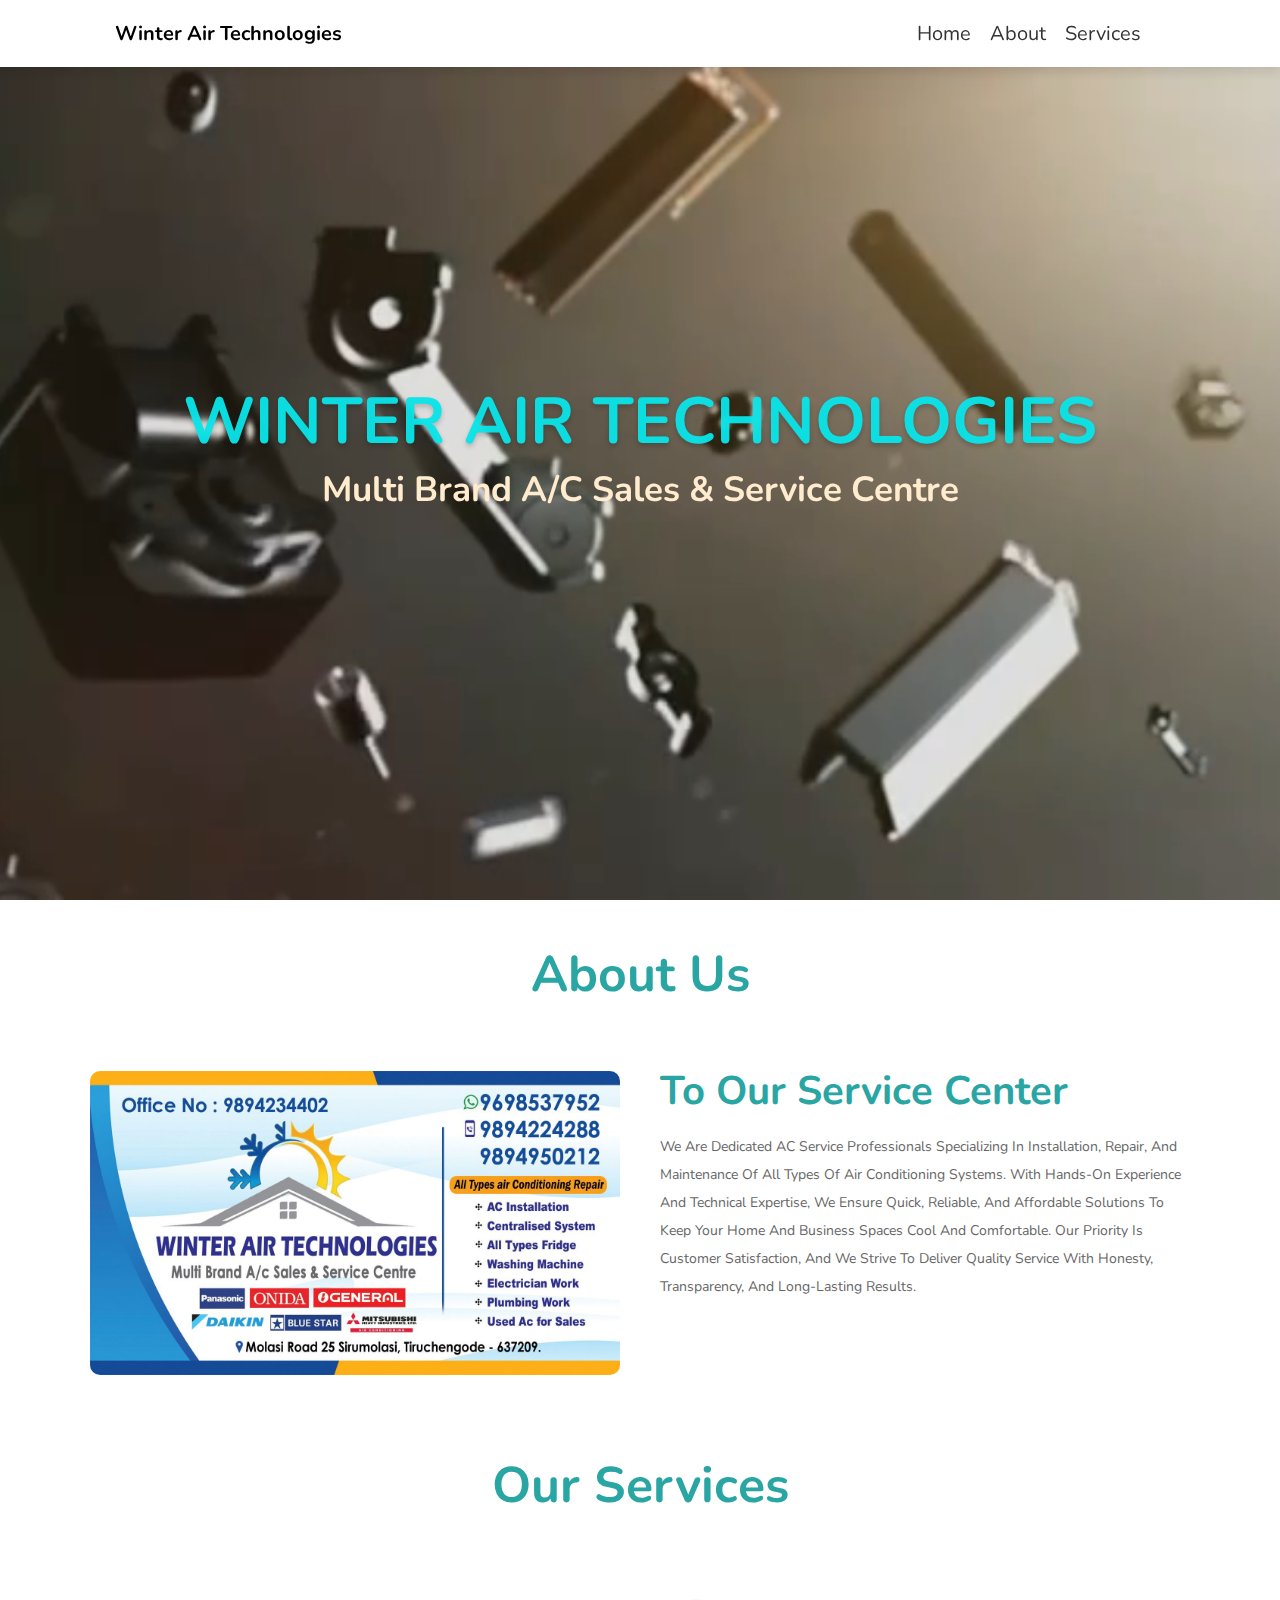
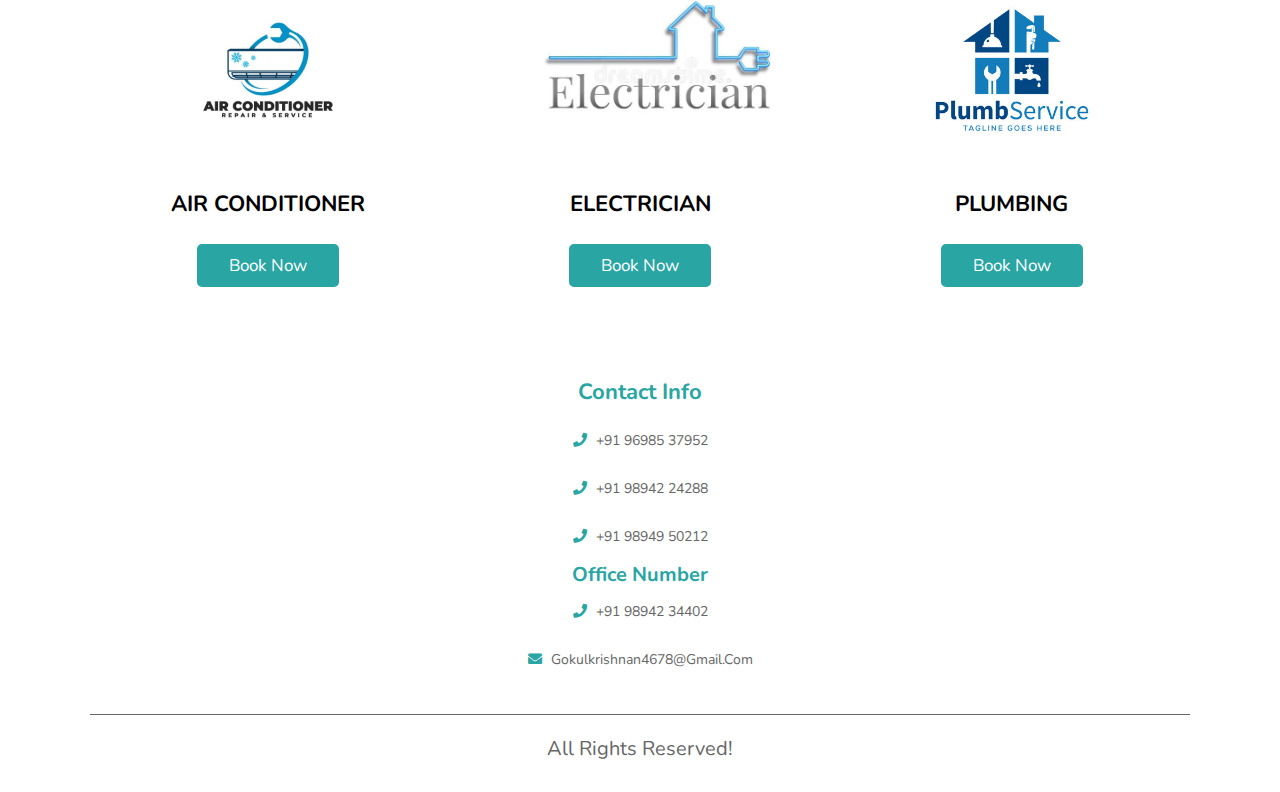
<file: index.html>
<!DOCTYPE html>
<html lang="en">
<head>
    <meta charset="UTF-8">
    <meta name="viewport" content="width=device-width, initial-scale=1.0">
    <meta name="google-site-verification" content="8Zg_e-YBWaVfsYQ407LqntIDAYMO6VIp1l7-6r_g5Yo" />
    <title>Winter Air Technologies</title>
    <!-- font awesome cdn link  -->
    <link rel="stylesheet" href="https://cdnjs.cloudflare.com/ajax/libs/font-awesome/5.15.3/css/all.min.css">
    <!-- custom css file link -->
    <link rel="stylesheet" href="style.css">
</head>
<body>
    
    <!-- header section starts -->

    <header class="header">

        <div id="menu-btn" class="fas fa-bars"></div>

        <h1>Winter Air Technologies</h1>

        <nav class="navbar">
            <div id="close-navbar" class="fas fa-times"></div>
            <a href="#home">home</a>
            <a href="#about">about</a>
            <a href="#services">services</a>
            <a href="#gallery"></a>
        </nav>

        

    </header>

    <!-- header section ends -->

    <!-- home section starts -->

    <section class="home" id="home">

        <div class="content">
            <h3 style="color: rgba(9, 228, 232, 0.957);">Winter Air Technologies</h3>
            <h1>Multi Brand A/c Sales & service Centre</h1>
    
            <p></p>
        </div>

        <div class="video-container">
            <video src="images/vd.mp4" id="video" loop autoplay muted></video>
        </div>

    </section>

    <!-- home section ends -->

    <!-- about section starts -->

    <section class="about" id="about">

        <h1 class="heading">about us</h1>

        <div class="container">

            <div class="image-container">
                <img src="images/vs.jpeg" alt="" class="image">
                <div class="">
                    <span class="control-btn" data-src="c:\Users\admin\Downloads\Travel Website\Travel Website\images\vs.jpeg"></span>
                    
                </div>
            </div>

            <div class="content">
                <span><h3 style="color: #29a5a3;"> To Our service Center</h3></span>
                <h3></h3>
                <p>We are dedicated AC service professionals specializing in installation, repair, and maintenance of all types of air
                     conditioning systems. With hands-on experience and technical expertise, we ensure quick, reliable, and affordable solutions
                      to keep your home and business spaces cool and comfortable. Our priority is customer satisfaction, and we strive to
                     deliver quality service with honesty, transparency, and long-lasting results.</p>   
            </div>

        </div>

    </section>

    <!-- about section ends -->

    <!-- services section starts -->

    <section class="services" id="services">

        <h1 class="heading">our services</h1>

        <div class="box-container">

            <div class="box">
                <img src="images/ac.jpeg" alt="">
                <h3>AIR CONDITIONER</h3>
                <p></p>
                <a href="booking.html" class="btn">Book Now</a>
            </div>

            <div class="box">
                <img src="images/el.jpeg" alt="">
                <h3>ELECTRICIAN</h3>
                <p></p>
                <a href="booking.html" class="btn">Book Now</a>
            </div>

            <div class="box">
                <img src="images/pl.jpeg" alt="">
                <h3>PLUMBING</h3>
                <p></p>
                <a href="booking.html" class="btn">Book Now</a>
            </div>

        </div>

    </section>

    <!-- services section ends -->

    <!-- footer section starts -->

    <section class="footer">

        <div class="box-container">

            <div class="box">
                  <center>
                <h3>contact info</h3>

                <a href="tel:+91 96985 37952"> <i class="fas fa-phone"></i> +91 96985 37952</a>
                <a href="tel:+91 98942 24288"> <i class="fas fa-phone"></i> +91 98942 24288</a>
                <a href="tel:+91 98949 50212"> <i class="fas fa-phone"></i> +91 98949 50212</a>
                 <h1 style="color: #29a5a3;">Office number</h1><a href="tel:+91 98942 34402"> <i class="fas fa-phone"></i> +91 98942 34402</a>
                <a href="mailto:gokulkrishnan4678@gmail.com"><i class="fas fa-envelope"></i> gokulkrishnan4678@gmail.com</a>
                </center>
            </div>


        </div>

        <div class="credit"><span></span>  all rights reserved!</div>

    </section>
    <!-- footer section ends -->
    <!-- custom js file link -->
    <script src="script.js"></script>
</body>
</html>
</file>
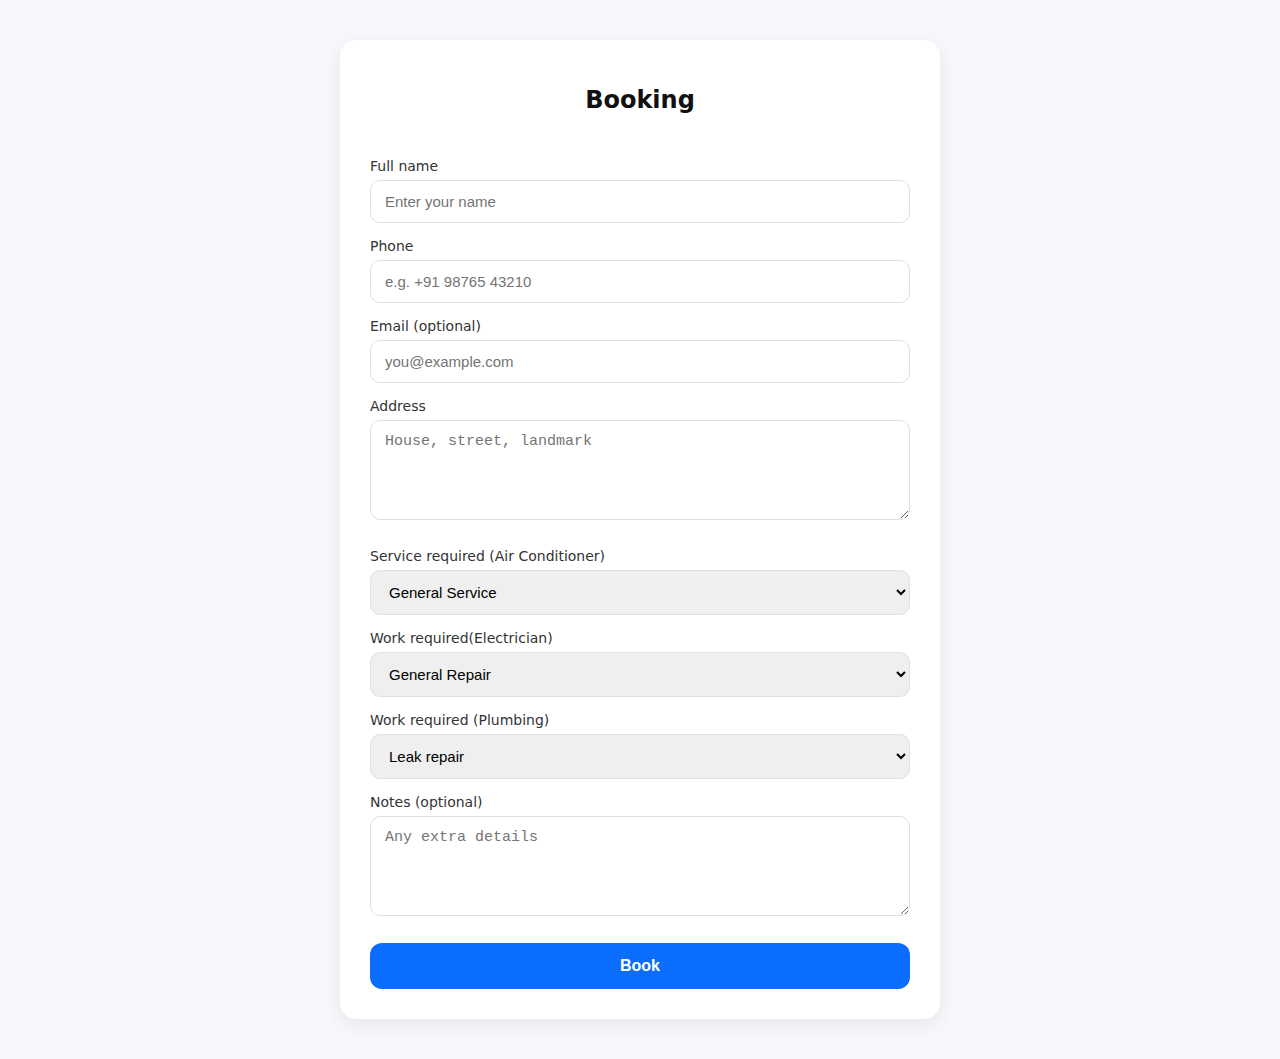
<file: booking.html>
<!doctype html>
<html lang="en">
<head>
  <meta charset="utf-8" />
  <meta name="viewport" content="width=device-width,initial-scale=1" />
  <title>AC Booking Form</title>
  <style>
    :root{--accent:#0b6dfd;--muted:#6b7280;--bg:#f7f8fb}
    *{box-sizing:border-box}
    body{font-family:Inter, ui-sans-serif, system-ui, -apple-system, 'Segoe UI', Roboto, 'Helvetica Neue', Arial; margin:0; background:var(--bg); color:#111}
    .container{max-width:600px;margin:40px auto;padding:30px;background:#fff;border-radius:16px;box-shadow:0 6px 18px rgba(13,20,30,0.08)}
    h1{text-align:center;font-size:24px;margin-bottom:20px;color:#111}
    .service-title{display:flex;align-items:center;gap:12px;margin-bottom:20px;justify-content:center}
    .service-title h2{font-size:20px;margin:0;color:#111}
    label{display:block;font-size:14px;margin-top:15px;color:#333;font-weight:500}
    input,select,textarea{width:100%;padding:12px 14px;border-radius:10px;border:1px solid #dcdfe6;margin-top:6px;font-size:15px}
    textarea{min-height:100px;resize:vertical}
    .row{display:flex;gap:16px;margin-top:10px}
    .row > *{flex:1}
    .btn{display:block;width:100%;padding:14px;border-radius:12px;border:0;background:var(--accent);color:#fff;font-weight:600;cursor:pointer;margin-top:24px;font-size:16px;transition:all .2s ease}
    .btn:hover{background:#084dca}
    .small{font-size:13px;color:var(--muted);text-align:center;margin-top:4px}
    @media (max-width: 800px) {
        .contact-inputs{
            width: 80vw;
        }
        .contact-right{
            display: none;
        }
    
        
    }
  </style>
</head>
<body>
  <div class="container">
    <h1> Booking</h1>
    <div class="service-title">
      
      <div>
        <h2></h2>
        <div class="small"></div>
      </div>
    </div>

    <form action="https://api.web3forms.com/submit" method="POST" onsubmit="handleSubmitWhatsApp(event,'AC Service')">
      <input type="hidden" name="access_key" value="5396589e-fa35-41dd-91bc-e43462820da9">
      <label>Full name<input name="name" required placeholder="Enter your name"></label>
      <label>Phone<input name="phone" required pattern="[0-9+\-() ]{7,20}" placeholder="e.g. +91 98765 43210"></label>
      <label>Email (optional)<input name="email" type="email" placeholder="you@example.com"></label>
      <label>Address<textarea name="address" required placeholder="House, street, landmark"></textarea></label>
      <div class="row">
        
      </div>
      <label>Service required (Air Conditioner)
        <select name="serviceType">
          <option>General Service</option>
          <option>AC Installation</option>
          <option>AC Uninstallation</option>
          <option>Gas Filling</option>
          <option>Repair / Maintenance</option>
        </select>
      </label>
          <label>Work required(Electrician)
        <select name="serviceType">
          <option>General Repair</option>
          <option>Wiring</option>
          <option>Fuse / MCB</option>
          <option>Switch / Socket</option>
        </select>
      </label>
      <label>Work required (Plumbing)
        <select name="serviceType">
          <option>Leak repair</option>
          <option>Tap / Fixture</option>
          <option>Clog / Drain cleaning</option>
          <option>Water heater</option>
        </select>
      </label>
      <label>Notes (optional)<textarea name="notes" placeholder="Any extra details"></textarea></label>
      <button class="btn">Book </button>
    </form>
  </div>
</body>
</html>
</file>
<file: style.css>
@import url('https://fonts.googleapis.com/css2?family=Nunito:wght@200;300;400;600;700&display=swap');

:root{
  --blue:#29a5a3;
}

*{
    font-family: 'Nunito', sans-serif;
    margin: 0; padding: 0;
    box-sizing: border-box;
    outline: none; border: none;
    text-decoration: none;
    text-transform: capitalize;
    transition: all .2s linear;
}

html{
    font-size: 62.5%;
    overflow-x: hidden;
    scroll-behavior: smooth;
    scroll-padding-top: 4rem;
}

html::-webkit-scrollbar{
    width: 1rem;
}

html::-webkit-scrollbar-track{
    background: transparent;
}

html::-webkit-scrollbar-thumb{
    background: var(--blue);
    border-radius: 5rem;
}

section{
    padding: 2rem 7%;
}

.heading{
    text-align: center;
    font-size: 5rem;
    margin: 2rem 0;
    color: var(--blue);
}

.btn{
    display: inline-block;
    margin-top: 1rem;
    background: var(--blue);
    color: #fff;
    padding: .8rem 3rem;
    border: .2rem solid var(--blue);
    cursor: pointer;
    font-size: 1.7rem;
    border-radius: .5rem;
}

.btn:hover{
    color: var(--blue);
    background: rgba(41, 165, 163, .2);
}

/* header */

.header{
    position: fixed;
    top: 0; left: 0; right: 0;
    background: #fff;
    z-index: 1000;
    display: flex;
    align-items: center;
    justify-content: space-between;
    padding: 2rem 9%;
    box-shadow: 0 .5rem 1rem rgba(0,0,0,0.1);
}

.header .logo{
    font-size: 2.5rem;
    font-weight: bolder;
    color: var(--blue);
    text-transform: uppercase;
}

.header .navbar a{
    color: #333;
    font-size: 2rem;
    margin: 0 .8rem;
}

.header .navbar a:hover{
    color: var(--blue);
}

.header .navbar #close-navbar{
    position: absolute;
    top: 1.5rem;
    left: 2rem;
    font-size: 4rem;
    cursor: pointer;
    color: #444;
    display: none;
}

.header .navbar #close-navbar:hover{
    transform: rotate(90deg);
}

.header .btn{
    margin-top: 0;
}

#menu-btn{
    color: #333;
    border: .1rem solid #333;
    font-size: 3rem;
    padding: .5rem 1.2rem;
    border-radius: .5rem;
    cursor: pointer;
    display: none;
}

/* end */

/* home */

.home{
    min-height: 100vh;
    display: flex;
    align-items: center;
    justify-content: center;
    z-index: 0;
    position: relative;
}

.home .content{
    text-align: center;
}

.home .content h3{
    font-size: 6.5rem;
    color: #fff;
    text-transform: uppercase;
    text-shadow: 0 .3rem .5rem rgba(0,0,0,0.2);
}
.home .content h1{
    font-size: 3.5rem;
    color: blanchedalmond;
}
.home .content p{
    font-size: 2.5rem;
    color: #fff;
    padding: .5rem 0;
}

.home .video-container video{
    position: absolute;
    top: 0; left: 0;
    z-index: -1;
    height: 100%;
    width: 100%;
    object-fit: cover;
}

/* end */

/* about */

.about .container{
    display: flex;
    align-items: center;
    flex-wrap: wrap;
    gap: 4rem;
    margin-top: 5rem;
}

.about .container .image-container{
    flex: 1 1 42rem;
}

.about .container .image-container .image{
    border-radius: 1rem;
    width: 100%;
}

.about .container .image-container .controls{
    text-align: center;
    padding: 2rem 0;
}

.about .container .image-container .controls span{
    display: inline-block;
    height: 2rem; 
    width: 2rem;
    border-radius: 50%;
    background: var(--blue);
    cursor: pointer;
    margin: .7rem;
}

.about .container .image-container .controls span:hover{
    background: rgba(41, 165, 163, .2);
}

.about .container .content{
    flex: 1 1 42rem;
    margin-bottom: 8rem;
}

.about .container .content span{
    color: var(--blue);
    font-size: 2rem;
}

.about .container .content h3{
    color: #333;
    font-size: 4rem;
    margin-top: .5rem;
}

.about .container .content p{
    font-size: 1.4rem;
    padding: 1rem 0;
    color: #666;
    line-height: 2;
}

/* end */

/* services */

.services .box-container{
    display: grid;
    grid-template-columns: repeat(auto-fit, minmax(27rem, 1fr));
    gap: 1.5rem;
}

.services .box-container .box{
    text-align: center;
    padding: 3rem 2rem;
}

.services .box-container .box:hover{
    box-shadow: 0 .5rem 1rem rgba(0,0,0,0.1);
    border-radius: 1rem;
}

.services .box-container .box img{
    height: 20rem;
}

.services .box-container .box h3{
    font-size: 2.2rem;
    padding: 1.5rem 0;
}

.services .box-container .box p{
    font-size: 1.7rem;
    line-height: 2;
}

/* end */

/* packages */

.packages .box-container{
    display: flex;
    flex-wrap: wrap;
    gap: 2rem;
}

.packages .box-container .box{
    flex: 1 1 30rem;
    border-radius: .5rem;
    overflow: hidden;
    box-shadow: 0 1rem 2rem rgba(0,0,0,0.1);
}

.packages .box-container .box .image{
    height: 25rem;
    overflow: hidden;
    width: 100%;
}

.packages .box-container .box .image img{
    height: 100%;
    width: 100%;
    object-fit: cover;
}

.packages .box-container .box:hover .image img{
    transform: scale(1.1);
}

.packages .box-container .box .content{
    text-align: center;
    padding: 2rem;
}

.packages .box-container .box .content h3{
    font-size: 2rem;
    color: var(--blue);
}

.packages .box-container .box .content .price{
    font-size: 2rem;
    color: #333;
    padding-top: 1rem;
}

.packages .box-container .box .content .price span{
    color: var(--blue);
    font-size: 1.5rem;
    text-decoration: line-through;
}

.packages .box-container .box .content p{
    font-size: 1.7rem;
    color: #666;
    padding: 1rem 0;
}

/* end */

/* gallery */

.gallery .box-container{
    display: flex;
    flex-wrap: wrap;
    gap: 1.5rem;
}

.gallery .box-container .box{
    flex: 1 1 36rem;
    height: 28rem;
    overflow: hidden;
    box-shadow: 0 1rem 2rem rgba(0,0,0,0.1);
    border: 1rem solid #fff;
    border-radius: .5rem;
}

.gallery .box-container .box img{
    height: 100%;
    width: 100%;
    object-fit: cover;
}

.gallery .box-container .box:hover img{
    transform: scale(1.1);
}

/* end */

/* book */

.book .row{
    display: flex;
    flex-wrap: wrap;
    gap: 3rem;
    align-items: center;
}

.book .row form{
    flex: 1 1 40rem;
    padding: 2rem;
    box-shadow: 0 .5rem 1rem rgba(0,0,0,0.1);
    border-radius: .5rem;
}

.book .row form .inputBox{
    padding: .5rem 0;
}

.book .row form .inputBox input{
    width: 100%;
    padding: 1rem;
    border: .1rem solid rgba(0,0,0,0.1);
    font-size: 1.7rem;
    color: #666;
    text-transform: none;
}

.book .row form .inputBox h3{
    font-size: 2rem;
    padding: 1rem 0;
    color: #333;
}

.book .row .container .slide-container{
    flex: 1 1 40rem;
    max-width: 60rem;
}

.book .row .container .slide-container .slide{
    text-align: center;
    padding: 2rem;
    display: none;
}

.book .row .container .slide-container .slide.active{
    display: block;
}

.book .row .container .slide-container .slide .quote{
    padding-bottom: 3rem;
}

.book .row .container .slide-container .slide p{
    padding: 1.4rem 0;
    font-size: 2rem;
    line-height: 2;
    color: #666;
    animation: fadeUp .2s linear backwards;
}

.book .row .container .slide-container .slide .images{
    height: 10rem;
    width: 10rem;
    border-radius: 50%;
    object-fit: cover;
    animation: fadeUp .2s linear .4s backwards;
}

.book .row .container .slide-container .slide h3{
    padding: 1rem 0;
    font-size: 2rem;
    color: var(--blue);
    animation: fadeUp .2s linear .6s backwards;
}

.book .row .container .slide-container .slide .stars i{
    font-size: 1.5rem;
    color: gold;
    animation: fadeUp .2s linear .8s backwards;
}

.book .controls{
    text-align: center;
}

.book .controls div{
    font-size: 5rem;
    cursor: pointer;
    margin: 0 1rem;
    color: var(--blue);
}

.book .controls div:hover{
    transform: scale(1.1);
}

@keyframes fadeUp{
    0%{
        opacity: 0;
        transform: translateY(4rem);
    }
}

/* end */

/* newsletter */

.newsletter{
    background: rgba(41, 165, 163, .1);
}

.newsletter .content{
    text-align: center;
    max-width: 60rem;
    margin: 1rem auto;
}

.newsletter .content h3{
    font-size: 3rem;
    margin-bottom: 1rem;
    color: var(--blue);
}

.newsletter .content p{
    font-size: 1.7rem;
    padding: 1rem 0;
    color: #666;
    line-height: 2;
}

.newsletter .content p a {
    color: var(--blue);
}

.newsletter .content p a:hover{
    text-decoration: underline;
}

.newsletter .content form{
    display: flex;
    border: .1rem solid var(--blue);
    border-radius: .5rem;
    padding: .5rem;
    margin: 1rem 0;
}

.newsletter .content form .email{
    width: 100%;
    padding: 1rem 1.4rem;
    font-size: 1.7rem;
    text-transform: none;
}

.newsletter .content form .btn{
    margin-top: 0;
}

/* end */

/* footer */

.footer .box-container{
    display: grid;
    grid-template-columns: repeat(auto-fit, minmax(25rem, 1fr));
    gap: 3rem;
}

.footer .box-container .box{
    padding: 1rem 0;
}

.footer .box-container .box h3{
    font-size: 2.2rem;
    color: var(--blue);
    padding: 1rem 0;
}

.footer .box-container .box a{
    font-size: 1.4rem;
    color: #666;
    padding: 1rem 0;
    line-height: 2;
    cursor: pointer;
    display: block;
}

.footer .box-container .box a:hover{
    color: var(--blue);
}

.footer .box-container .box a i{
    padding-right: .5rem;
    color: var(--blue);
}

.footer .credit{
    font-size: 2rem;
    text-align: center;
    border-top: .1rem solid #666;
    padding: 1rem;
    padding-top: 2rem;
    margin-top: 2rem;
    color: #666;
}

.footer .credit span{
    color: var(--blue);
}

/* end */






/* media query */

@media(max-width:991px){
    html{
        font-size: 55%;
    }
    .header{
        padding: 2rem;
    }
    section{
        padding: 2rem;
    }
    .book .row .container .slide-container{
        max-width: 100rem;
        justify-content: center;
    }
}

@media(max-width:768px){
    #menu-btn{
        display: inline-block;
    }
    .header .navbar{
        position: fixed;
        top: 0; left: -105%;
        width: 30rem;
        background: #fff;
        height: 100%;
        display: flex;
        flex-flow: column;
        justify-content: center;
        z-index: 1200;
    }
    .header .navbar.active{
        left: 0;
        box-shadow: 0 0 0 100vw rgba(0,0,0,0.8);
    }
    .header .navbar #close-navbar{
        display: block;
    }
    .header .navbar a{
        display: block;
        margin: 1rem 0;
        text-align: center;
        font-size: 3rem;
    }
}

@media(max-width:450px){
    html{
        font-size: 50%;
    }
}
</file>
